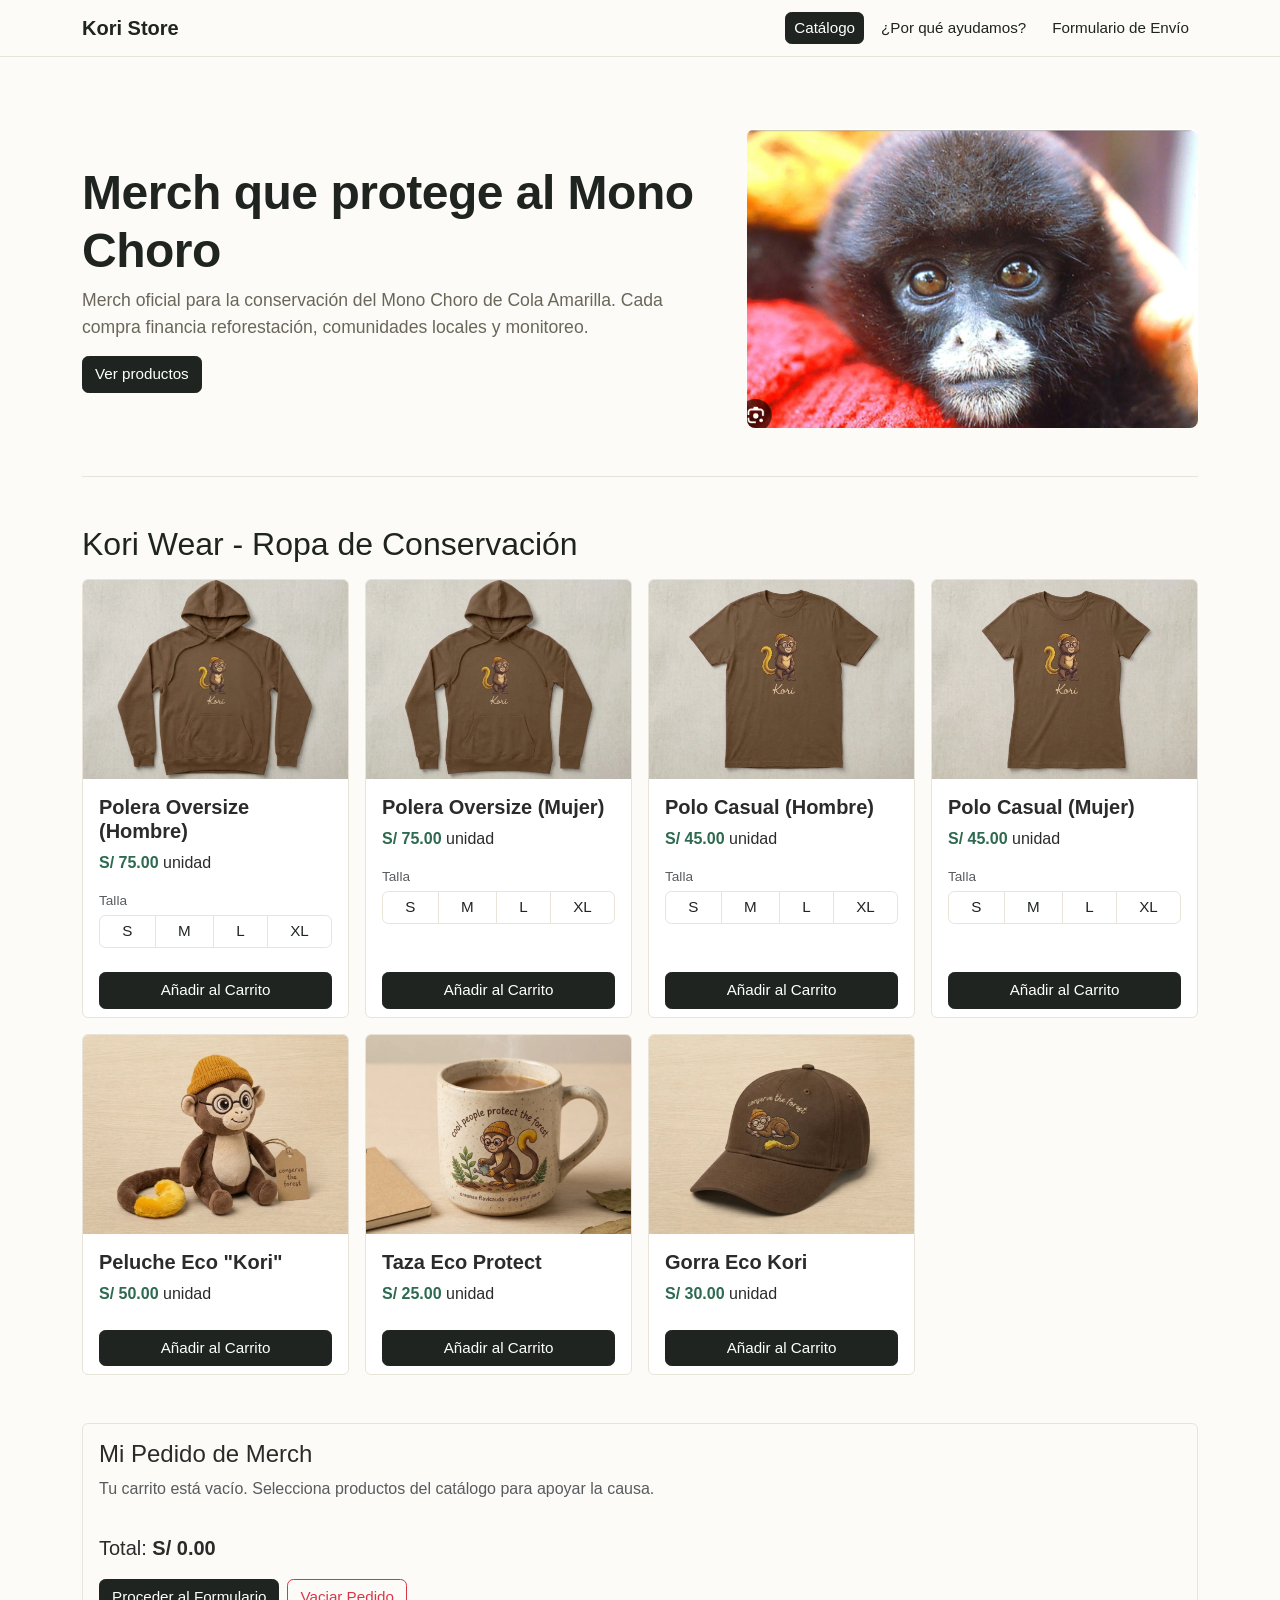
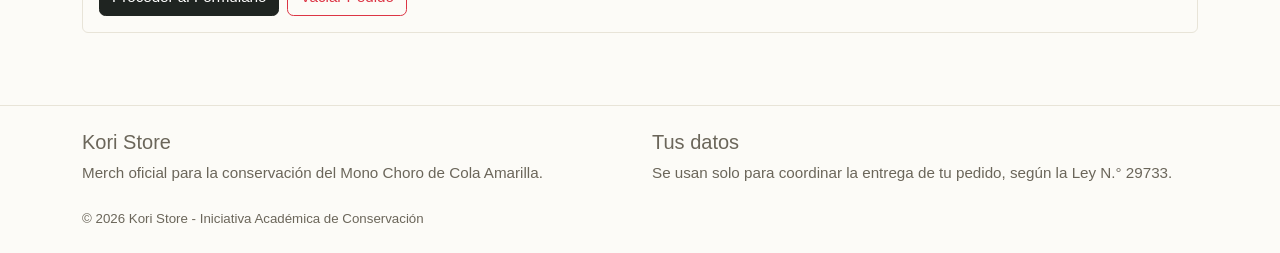
<file: index.html>
<!DOCTYPE html>
<html lang="es">
<head>
  <meta charset="UTF-8">
  <meta name="viewport" content="width=device-width, initial-scale=1">
  <title>Kori Store | Merch para proteger al Mono Choro</title>
  <!-- 1. Estilos de Bootstrap 5.3.8 -->
  <link rel="stylesheet"
    href="https://cdn.jsdelivr.net/npm/bootstrap@5.3.8/dist/css/bootstrap.min.css"
    integrity="sha384-sRIl4kxILFvY47J16cr9ZwB07vP4J8+LH7qKQnuqkuIAvNWLzeN8tE5YBujZqJLB"
    crossorigin="anonymous">
  <!-- 2. Estilos propios de la marca, siempre después -->
  <link rel="stylesheet" href="STYLE/marca.css">
  <!-- 3. JavaScript de Bootstrap y el propio -->
  <script
    src="https://cdn.jsdelivr.net/npm/bootstrap@5.3.8/dist/js/bootstrap.bundle.min.js"
    integrity="sha384-FKyoEForCGlyvwx9Hj09JcYn3nv7wiPVlz7YYwJrWVcXK/BmnVDxM+D2scQbITxI"
    crossorigin="anonymous" defer></script>
  <script src="JSS/pedidos.js" defer></script>
  <script src="JSS/vaciar.js" defer></script>
  <script src="JSS/imagenes.js" defer></script>
</head>
<body>

  <!-- Barra de navegación -->
  <nav class="navbar navbar-expand-md navbar-light border-bottom">
    <div class="container">
      <a class="navbar-brand fw-bold" href="index.html">Kori Store</a>
      <button class="navbar-toggler" type="button"
              data-bs-toggle="collapse" data-bs-target="#menu"
              aria-controls="menu" aria-expanded="false" aria-label="Abrir menú">
        <span class="navbar-toggler-icon"></span>
      </button>
      <div class="collapse navbar-collapse" id="menu">
        <ul class="navbar-nav ms-auto gap-2 py-2 py-md-0 align-items-md-center">
          <li class="nav-item"><a class="btn btn-marca btn-sm" aria-current="page" href="index.html">Catálogo</a></li>
          <li class="nav-item"><a class="btn btn-ghost btn-sm" href="impacto.html">¿Por qué ayudamos?</a></li>
          <li class="nav-item"><a class="btn btn-ghost btn-sm" href="pedidos.html">Formulario de Envío</a></li>
        </ul>
      </div>
    </div>
  </nav>

  <main class="container py-4">

    <!-- Portada -->
    <section class="py-4 py-md-5 mb-5 border-bottom hero">
      <div class="row align-items-center g-4">
        <div class="col-md-7">
          <h1 class="display-5 fw-semibold">Merch que protege al Mono Choro</h1>
          <p class="lead">Merch oficial para la conservación del Mono Choro de Cola Amarilla. Cada compra financia reforestación, comunidades locales y monitoreo.</p>
          <a class="btn btn-marca" href="#productos">Ver productos</a>
        </div>
        <div class="col-md-5">
          <img src="IMG/MONO2.png" class="img-fluid rounded-3"
               alt="Cría de mono choro de cola amarilla sostenida entre las manos de una persona">
        </div>
      </div>
    </section>

    <!-- Catálogo de Merch -->
    <section id="productos" class="mb-5" aria-labelledby="titulo-catalogo">
      <h2 id="titulo-catalogo" class="mb-3">Kori Wear - Ropa de Conservación</h2>
      <div class="catalogo row row-cols-1 row-cols-sm-2 row-cols-lg-4 g-3">

        <!-- Producto 1: Polera Hombre -->
        <div class="col">
          <article class="producto card h-100"
                   data-nombre="Polera Oversize Hombre Kori" data-precio="75.00">
            <img src="IMG/POLERA HOMBRE.png" class="card-img-top"
                 alt="Polera oversize para hombre con ilustración del mono choro">
            <div class="card-body">
              <h3 class="card-title h5">Polera Oversize (Hombre)</h3>
              <p class="card-text"><span class="precio">S/ 75.00</span> unidad</p>
              <fieldset class="tallas mt-3">
                <legend class="small text-body-secondary mb-1">Talla</legend>
                <div class="btn-group w-100" role="group" aria-label="Elige tu talla">
                  <input type="radio" class="btn-check" name="talla-polera-hombre" id="polera-hombre-S" value="S" autocomplete="off">
                  <label class="btn btn-talla btn-sm" for="polera-hombre-S">S</label>
                  <input type="radio" class="btn-check" name="talla-polera-hombre" id="polera-hombre-M" value="M" autocomplete="off">
                  <label class="btn btn-talla btn-sm" for="polera-hombre-M">M</label>
                  <input type="radio" class="btn-check" name="talla-polera-hombre" id="polera-hombre-L" value="L" autocomplete="off">
                  <label class="btn btn-talla btn-sm" for="polera-hombre-L">L</label>
                  <input type="radio" class="btn-check" name="talla-polera-hombre" id="polera-hombre-XL" value="XL" autocomplete="off">
                  <label class="btn btn-talla btn-sm" for="polera-hombre-XL">XL</label>
                </div>
                <span class="error-msg error-talla" aria-live="polite"></span>
              </fieldset>
            </div>
            <div class="card-footer bg-transparent border-0">
              <button type="button" class="btn btn-marca w-100 btn-anadir">Añadir al Carrito</button>
            </div>
          </article>
        </div>

        <!-- Producto 2: Polera Mujer -->
        <div class="col">
          <article class="producto card h-100"
                   data-nombre="Polera Oversize Mujer Kori" data-precio="75.00">
            <img src="IMG/POLERA MUJER.png" class="card-img-top"
                 alt="Polera oversize para mujer con ilustración del mono choro">
            <div class="card-body">
              <h3 class="card-title h5">Polera Oversize (Mujer)</h3>
              <p class="card-text"><span class="precio">S/ 75.00</span> unidad</p>
              <fieldset class="tallas mt-3">
                <legend class="small text-body-secondary mb-1">Talla</legend>
                <div class="btn-group w-100" role="group" aria-label="Elige tu talla">
                  <input type="radio" class="btn-check" name="talla-polera-mujer" id="polera-mujer-S" value="S" autocomplete="off">
                  <label class="btn btn-talla btn-sm" for="polera-mujer-S">S</label>
                  <input type="radio" class="btn-check" name="talla-polera-mujer" id="polera-mujer-M" value="M" autocomplete="off">
                  <label class="btn btn-talla btn-sm" for="polera-mujer-M">M</label>
                  <input type="radio" class="btn-check" name="talla-polera-mujer" id="polera-mujer-L" value="L" autocomplete="off">
                  <label class="btn btn-talla btn-sm" for="polera-mujer-L">L</label>
                  <input type="radio" class="btn-check" name="talla-polera-mujer" id="polera-mujer-XL" value="XL" autocomplete="off">
                  <label class="btn btn-talla btn-sm" for="polera-mujer-XL">XL</label>
                </div>
                <span class="error-msg error-talla" aria-live="polite"></span>
              </fieldset>
            </div>
            <div class="card-footer bg-transparent border-0">
              <button type="button" class="btn btn-marca w-100 btn-anadir">Añadir al Carrito</button>
            </div>
          </article>
        </div>

        <!-- Producto 3: Polo Hombre -->
        <div class="col">
          <article class="producto card h-100"
                   data-nombre="Polo Casual Hombre Kori" data-precio="45.00">
            <img src="IMG/POLO HOMBRE.png" class="card-img-top"
                 alt="Polo de algodón para hombre">
            <div class="card-body">
              <h3 class="card-title h5">Polo Casual (Hombre)</h3>
              <p class="card-text"><span class="precio">S/ 45.00</span> unidad</p>
              <fieldset class="tallas mt-3">
                <legend class="small text-body-secondary mb-1">Talla</legend>
                <div class="btn-group w-100" role="group" aria-label="Elige tu talla">
                  <input type="radio" class="btn-check" name="talla-polo-hombre" id="polo-hombre-S" value="S" autocomplete="off">
                  <label class="btn btn-talla btn-sm" for="polo-hombre-S">S</label>
                  <input type="radio" class="btn-check" name="talla-polo-hombre" id="polo-hombre-M" value="M" autocomplete="off">
                  <label class="btn btn-talla btn-sm" for="polo-hombre-M">M</label>
                  <input type="radio" class="btn-check" name="talla-polo-hombre" id="polo-hombre-L" value="L" autocomplete="off">
                  <label class="btn btn-talla btn-sm" for="polo-hombre-L">L</label>
                  <input type="radio" class="btn-check" name="talla-polo-hombre" id="polo-hombre-XL" value="XL" autocomplete="off">
                  <label class="btn btn-talla btn-sm" for="polo-hombre-XL">XL</label>
                </div>
                <span class="error-msg error-talla" aria-live="polite"></span>
              </fieldset>
            </div>
            <div class="card-footer bg-transparent border-0">
              <button type="button" class="btn btn-marca w-100 btn-anadir">Añadir al Carrito</button>
            </div>
          </article>
        </div>

        <!-- Producto 4: Polo Mujer -->
        <div class="col">
          <article class="producto card h-100"
                   data-nombre="Polo Casual Mujer Kori" data-precio="45.00">
            <img src="IMG/POLO MUJER.png" class="card-img-top"
                 alt="Polo de algodón para mujer">
            <div class="card-body">
              <h3 class="card-title h5">Polo Casual (Mujer)</h3>
              <p class="card-text"><span class="precio">S/ 45.00</span> unidad</p>
              <fieldset class="tallas mt-3">
                <legend class="small text-body-secondary mb-1">Talla</legend>
                <div class="btn-group w-100" role="group" aria-label="Elige tu talla">
                  <input type="radio" class="btn-check" name="talla-polo-mujer" id="polo-mujer-S" value="S" autocomplete="off">
                  <label class="btn btn-talla btn-sm" for="polo-mujer-S">S</label>
                  <input type="radio" class="btn-check" name="talla-polo-mujer" id="polo-mujer-M" value="M" autocomplete="off">
                  <label class="btn btn-talla btn-sm" for="polo-mujer-M">M</label>
                  <input type="radio" class="btn-check" name="talla-polo-mujer" id="polo-mujer-L" value="L" autocomplete="off">
                  <label class="btn btn-talla btn-sm" for="polo-mujer-L">L</label>
                  <input type="radio" class="btn-check" name="talla-polo-mujer" id="polo-mujer-XL" value="XL" autocomplete="off">
                  <label class="btn btn-talla btn-sm" for="polo-mujer-XL">XL</label>
                </div>
                <span class="error-msg error-talla" aria-live="polite"></span>
              </fieldset>
            </div>
            <div class="card-footer bg-transparent border-0">
              <button type="button" class="btn btn-marca w-100 btn-anadir">Añadir al Carrito</button>
            </div>
          </article>
        </div>

        <!-- Producto 5: Peluche Eco -->
        <div class="col">
          <article class="producto card h-100"
                   data-nombre="Peluche Eco Kori" data-precio="50.00">
            <img src="IMG/PELUCHE.png" class="card-img-top"
                 alt="Peluche artesanal del mono choro">
            <div class="card-body">
              <h3 class="card-title h5">Peluche Eco "Kori"</h3>
              <p class="card-text"><span class="precio">S/ 50.00</span> unidad</p>
            </div>
            <div class="card-footer bg-transparent border-0">
              <button type="button" class="btn btn-marca w-100 btn-anadir">Añadir al Carrito</button>
            </div>
          </article>
        </div>

        <!-- Producto 6: Taza Eco Protect -->
        <div class="col">
          <article class="producto card h-100"
                   data-nombre="Taza Eco Protect" data-precio="25.00">
            <img src="IMG/TAZA.png" class="card-img-top"
                 alt="Taza de cerámica ecológica con un mono regando una planta">
            <div class="card-body">
              <h3 class="card-title h5">Taza Eco Protect</h3>
              <p class="card-text"><span class="precio">S/ 25.00</span> unidad</p>
            </div>
            <div class="card-footer bg-transparent border-0">
              <button type="button" class="btn btn-marca w-100 btn-anadir">Añadir al Carrito</button>
            </div>
          </article>
        </div>

        <!-- Producto 7: Gorra Kori -->
        <div class="col">
          <article class="producto card h-100"
                   data-nombre="Gorra Kori" data-precio="30.00">
            <img src="IMG/GORRA.png" class="card-img-top"
                 alt="Gorra con diseño sostenible">
            <div class="card-body">
              <h3 class="card-title h5">Gorra Eco Kori</h3>
              <p class="card-text"><span class="precio">S/ 30.00</span> unidad</p>
            </div>
            <div class="card-footer bg-transparent border-0">
              <button type="button" class="btn btn-marca w-100 btn-anadir">Añadir al Carrito</button>
            </div>
          </article>
        </div>

      </div>
    </section>

    <!-- Carrito de Compras -->
    <section id="mi-pedido" class="card p-3" aria-labelledby="titulo-pedido">
      <h2 id="titulo-pedido" class="h4" tabindex="-1">Mi Pedido de Merch</h2>
      <p id="pedido-vacio" class="text-body-secondary">
        Tu carrito está vacío. Selecciona productos del catálogo para apoyar la causa.</p>
      <ul id="lista-pedido" class="list-unstyled mb-3"></ul>
      <p class="fs-5 total">Total: <strong id="total">S/ 0.00</strong></p>
      <div class="d-flex flex-wrap gap-2">
        <a href="pedidos.html" class="btn btn-marca">Proceder al Formulario</a>
        <button type="button" class="btn btn-outline-danger"
                data-bs-toggle="modal" data-bs-target="#modalVaciar">Vaciar Pedido</button>
      </div>
      <p id="aviso" class="visually-hidden" role="status"></p>
    </section>
  </main>

  <!-- Modal de confirmación para vaciar el pedido -->
  <div class="modal fade" id="modalVaciar" tabindex="-1"
       aria-labelledby="modalVaciarTitulo" aria-hidden="true">
    <div class="modal-dialog modal-dialog-centered">
      <div class="modal-content">
        <div class="modal-header">
          <h2 class="modal-title fs-5" id="modalVaciarTitulo">¿Vaciar tu pedido?</h2>
          <button type="button" class="btn-close" data-bs-dismiss="modal"
                  aria-label="Cerrar"></button>
        </div>
        <div class="modal-body">
          Se quitarán todos los productos. Esta acción no se puede deshacer.
        </div>
        <div class="modal-footer">
          <button type="button" class="btn btn-outline-secondary"
                  data-bs-dismiss="modal">Cancelar</button>
          <button type="button" class="btn btn-danger" id="confirmarVaciar"
                  data-bs-dismiss="modal">Sí, vaciar</button>
        </div>
      </div>
    </div>
  </div>

  <!-- Pie de página en tres columnas -->
  <footer class="border-top py-4 mt-5">
    <div class="container">
      <div class="row g-4">
        <div class="col-md-6">
          <h2 class="h5">Kori Store</h2>
          <p class="texto-suave mb-0">Merch oficial para la conservación del Mono Choro de Cola Amarilla.</p>
        </div>
        <div class="col-md-6">
          <h2 class="h5">Tus datos</h2>
          <p class="texto-suave mb-0">Se usan solo para coordinar la entrega de tu pedido, según la Ley N.° 29733.</p>
        </div>
      </div>
      <p class="texto-suave small mt-4 mb-0">&copy; 2026 Kori Store - Iniciativa Académica de Conservación</p>
    </div>
  </footer>

</body>
</html>
</file>
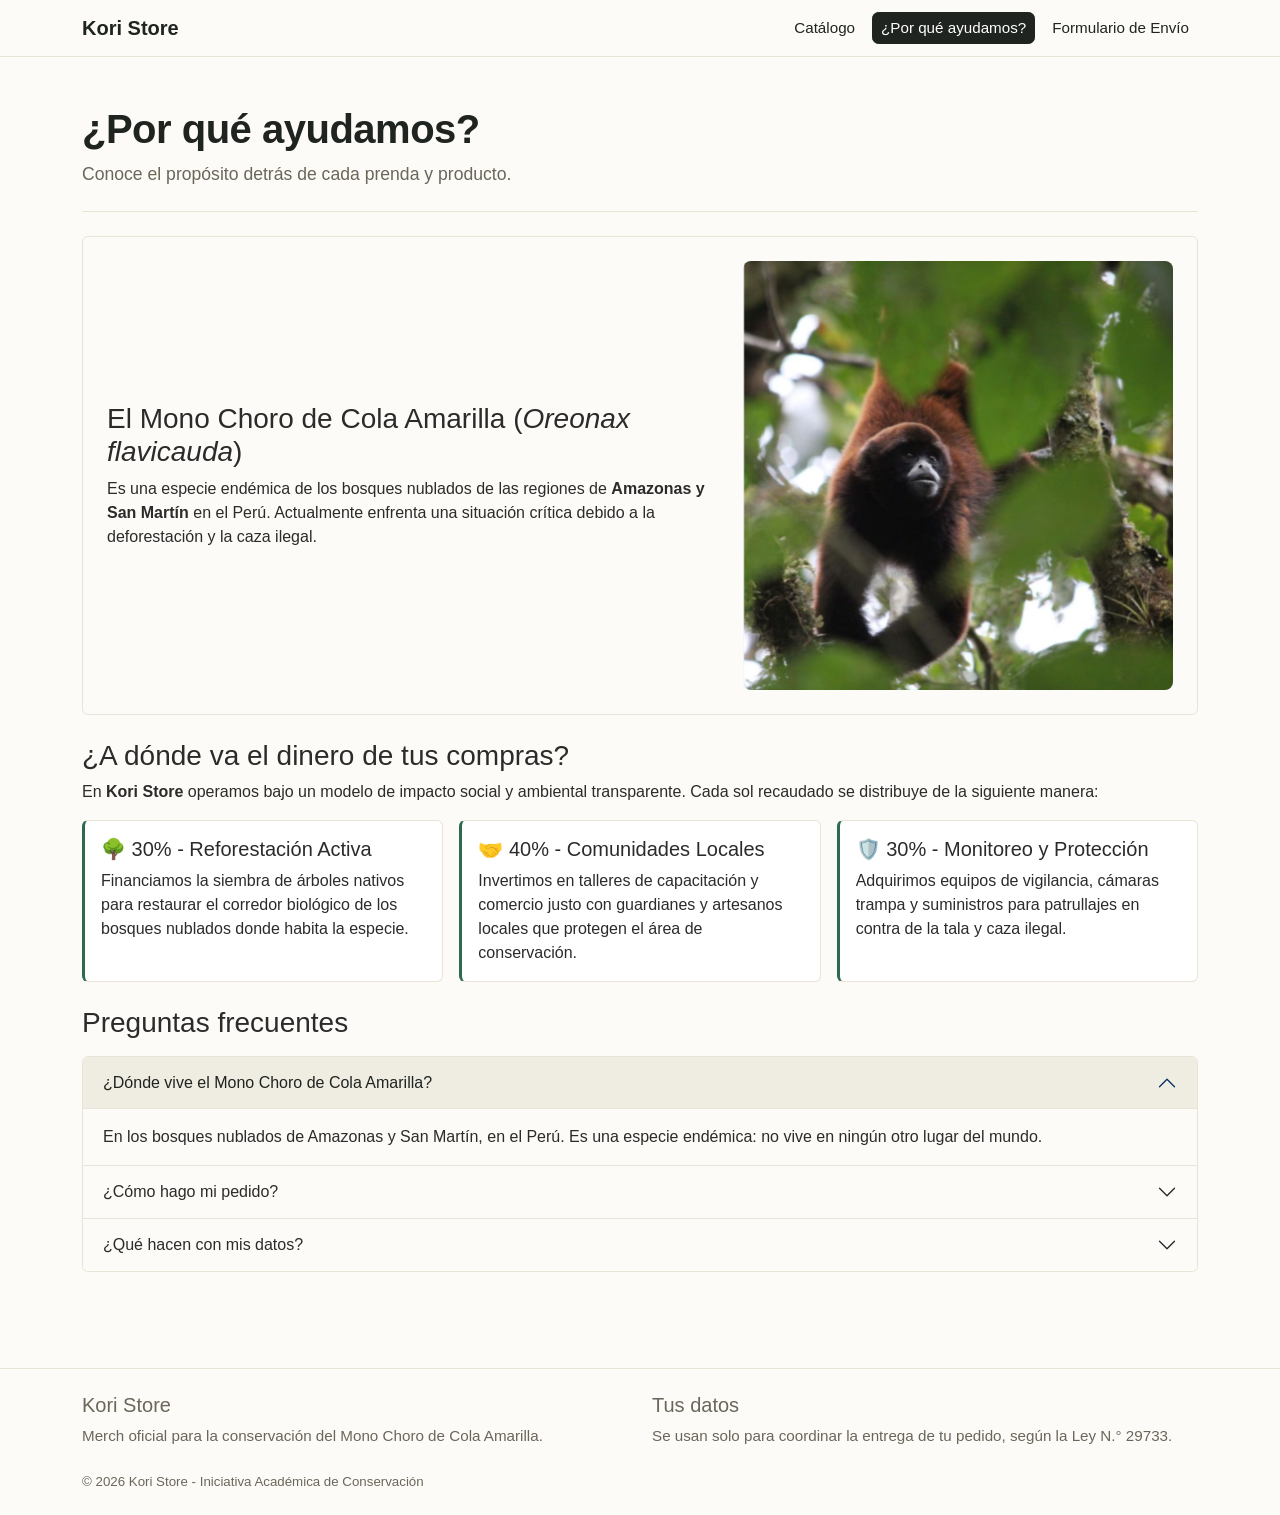
<file: impacto.html>
<!DOCTYPE html>
<html lang="es">
<head>
  <meta charset="UTF-8">
  <meta name="viewport" content="width=device-width, initial-scale=1">
  <title>Kori Store | ¿Por qué ayudamos?</title>
  <link rel="stylesheet"
    href="https://cdn.jsdelivr.net/npm/bootstrap@5.3.8/dist/css/bootstrap.min.css"
    integrity="sha384-sRIl4kxILFvY47J16cr9ZwB07vP4J8+LH7qKQnuqkuIAvNWLzeN8tE5YBujZqJLB"
    crossorigin="anonymous">
  <link rel="stylesheet" href="STYLE/marca.css">
  <script
    src="https://cdn.jsdelivr.net/npm/bootstrap@5.3.8/dist/js/bootstrap.bundle.min.js"
    integrity="sha384-FKyoEForCGlyvwx9Hj09JcYn3nv7wiPVlz7YYwJrWVcXK/BmnVDxM+D2scQbITxI"
    crossorigin="anonymous" defer></script>
</head>
<body>

  <!-- Barra de navegación -->
  <nav class="navbar navbar-expand-md navbar-light border-bottom">
    <div class="container">
      <a class="navbar-brand fw-bold" href="index.html">Kori Store</a>
      <button class="navbar-toggler" type="button"
              data-bs-toggle="collapse" data-bs-target="#menu"
              aria-controls="menu" aria-expanded="false" aria-label="Abrir menú">
        <span class="navbar-toggler-icon"></span>
      </button>
      <div class="collapse navbar-collapse" id="menu">
        <ul class="navbar-nav ms-auto gap-2 py-2 py-md-0 align-items-md-center">
          <li class="nav-item"><a class="btn btn-ghost btn-sm" href="index.html">Catálogo</a></li>
          <li class="nav-item"><a class="btn btn-marca btn-sm" aria-current="page" href="impacto.html">¿Por qué ayudamos?</a></li>
          <li class="nav-item"><a class="btn btn-ghost btn-sm" href="pedidos.html">Formulario de Envío</a></li>
        </ul>
      </div>
    </div>
  </nav>

  <main class="container py-4">

    <section class="py-4 mb-4 border-bottom hero">
      <h1 class="display-6 fw-semibold">¿Por qué ayudamos?</h1>
      <p class="lead mb-0">Conoce el propósito detrás de cada prenda y producto.</p>
    </section>

    <!-- Historia de la especie -->
    <section class="card p-4 mb-4" aria-labelledby="titulo-especie">
      <div class="row align-items-center g-4">
        <div class="col-md-7">
          <h2 id="titulo-especie" class="h3">El Mono Choro de Cola Amarilla (<em>Oreonax flavicauda</em>)</h2>
          <p class="mb-0">Es una especie endémica de los bosques nublados de las regiones de <strong>Amazonas y San Martín</strong> en el Perú. Actualmente enfrenta una situación crítica debido a la deforestación y la caza ilegal.</p>
        </div>
        <div class="col-md-5 text-center">
          <img src="IMG/MONO1.png" class="img-fluid rounded-3"
               alt="Infografía indicando que el mono choro está en peligro de extinción y su población se redujo a más del 80 por ciento">
        </div>
      </div>
    </section>

    <!-- Destino de los fondos -->
    <section class="mb-4" aria-labelledby="titulo-fondos">
      <h2 id="titulo-fondos" class="h3">¿A dónde va el dinero de tus compras?</h2>
      <p>En <strong>Kori Store</strong> operamos bajo un modelo de impacto social y ambiental transparente. Cada sol recaudado se distribuye de la siguiente manera:</p>
      <div class="row row-cols-1 row-cols-md-3 g-3">
        <div class="col">
          <div class="card tarjeta-fondo h-100">
            <div class="card-body">
              <h3 class="card-title h5">🌳 30% - Reforestación Activa</h3>
              <p class="card-text">Financiamos la siembra de árboles nativos para restaurar el corredor biológico de los bosques nublados donde habita la especie.</p>
            </div>
          </div>
        </div>
        <div class="col">
          <div class="card tarjeta-fondo h-100">
            <div class="card-body">
              <h3 class="card-title h5">🤝 40% - Comunidades Locales</h3>
              <p class="card-text">Invertimos en talleres de capacitación y comercio justo con guardianes y artesanos locales que protegen el área de conservación.</p>
            </div>
          </div>
        </div>
        <div class="col">
          <div class="card tarjeta-fondo h-100">
            <div class="card-body">
              <h3 class="card-title h5">🛡️ 30% - Monitoreo y Protección</h3>
              <p class="card-text">Adquirimos equipos de vigilancia, cámaras trampa y suministros para patrullajes en contra de la tala y caza ilegal.</p>
            </div>
          </div>
        </div>
      </div>
    </section>

    <!-- Preguntas frecuentes (acordeón) -->
    <section class="mb-4" aria-labelledby="titulo-faq">
      <h2 id="titulo-faq" class="h3 mb-3">Preguntas frecuentes</h2>
      <div class="accordion" id="faq">

        <div class="accordion-item">
          <h3 class="accordion-header">
            <button class="accordion-button" type="button" data-bs-toggle="collapse"
                    data-bs-target="#faq1" aria-expanded="true" aria-controls="faq1">
              ¿Dónde vive el Mono Choro de Cola Amarilla?
            </button>
          </h3>
          <div id="faq1" class="accordion-collapse collapse show" data-bs-parent="#faq">
            <div class="accordion-body">En los bosques nublados de Amazonas y San Martín, en el Perú. Es una especie endémica: no vive en ningún otro lugar del mundo.</div>
          </div>
        </div>

        <div class="accordion-item">
          <h3 class="accordion-header">
            <button class="accordion-button collapsed" type="button" data-bs-toggle="collapse"
                    data-bs-target="#faq2" aria-expanded="false" aria-controls="faq2">
              ¿Cómo hago mi pedido?
            </button>
          </h3>
          <div id="faq2" class="accordion-collapse collapse" data-bs-parent="#faq">
            <div class="accordion-body">Añade productos al carrito desde el <a href="index.html">catálogo</a>, pulsa «Proceder al Formulario» y completa tus datos de envío.</div>
          </div>
        </div>

        <div class="accordion-item">
          <h3 class="accordion-header">
            <button class="accordion-button collapsed" type="button" data-bs-toggle="collapse"
                    data-bs-target="#faq3" aria-expanded="false" aria-controls="faq3">
              ¿Qué hacen con mis datos?
            </button>
          </h3>
          <div id="faq3" class="accordion-collapse collapse" data-bs-parent="#faq">
            <div class="accordion-body">Se usan exclusivamente para la gestión y entrega de tu pedido, y se tratan de forma confidencial según la Ley N.° 29733.</div>
          </div>
        </div>

      </div>
    </section>
  </main>

  <!-- Pie de página en tres columnas -->
  <footer class="border-top py-4 mt-5">
    <div class="container">
      <div class="row g-4">
        <div class="col-md-6">
          <h2 class="h5">Kori Store</h2>
          <p class="texto-suave mb-0">Merch oficial para la conservación del Mono Choro de Cola Amarilla.</p>
        </div>
        <div class="col-md-6">
          <h2 class="h5">Tus datos</h2>
          <p class="texto-suave mb-0">Se usan solo para coordinar la entrega de tu pedido, según la Ley N.° 29733.</p>
        </div>
      </div>
      <p class="texto-suave small mt-4 mb-0">&copy; 2026 Kori Store - Iniciativa Académica de Conservación</p>
    </div>
  </footer>

</body>
</html>
</file>
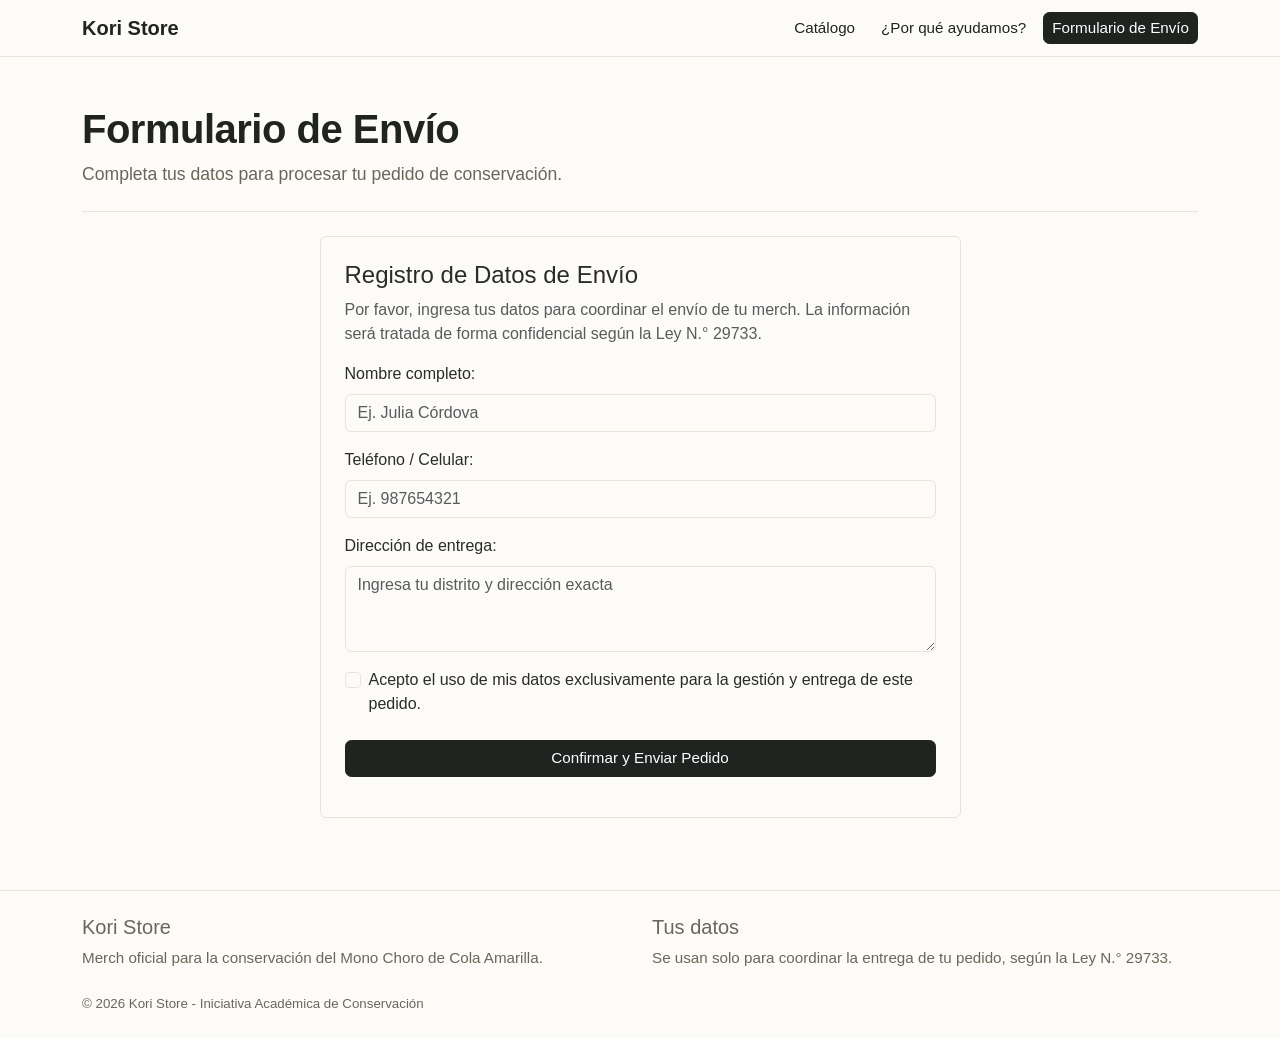
<file: pedidos.html>
<!DOCTYPE html>
<html lang="es">
<head>
  <meta charset="UTF-8">
  <meta name="viewport" content="width=device-width, initial-scale=1">
  <title>Kori Store | Formulario de Pedido</title>
  <link rel="stylesheet"
    href="https://cdn.jsdelivr.net/npm/bootstrap@5.3.8/dist/css/bootstrap.min.css"
    integrity="sha384-sRIl4kxILFvY47J16cr9ZwB07vP4J8+LH7qKQnuqkuIAvNWLzeN8tE5YBujZqJLB"
    crossorigin="anonymous">
  <link rel="stylesheet" href="STYLE/marca.css">
  <script
    src="https://cdn.jsdelivr.net/npm/bootstrap@5.3.8/dist/js/bootstrap.bundle.min.js"
    integrity="sha384-FKyoEForCGlyvwx9Hj09JcYn3nv7wiPVlz7YYwJrWVcXK/BmnVDxM+D2scQbITxI"
    crossorigin="anonymous" defer></script>
</head>
<body>

  <!-- Barra de navegación -->
  <nav class="navbar navbar-expand-md navbar-light border-bottom">
    <div class="container">
      <a class="navbar-brand fw-bold" href="index.html">Kori Store</a>
      <button class="navbar-toggler" type="button"
              data-bs-toggle="collapse" data-bs-target="#menu"
              aria-controls="menu" aria-expanded="false" aria-label="Abrir menú">
        <span class="navbar-toggler-icon"></span>
      </button>
      <div class="collapse navbar-collapse" id="menu">
        <ul class="navbar-nav ms-auto gap-2 py-2 py-md-0 align-items-md-center">
          <li class="nav-item"><a class="btn btn-ghost btn-sm" href="index.html">Catálogo</a></li>
          <li class="nav-item"><a class="btn btn-ghost btn-sm" href="impacto.html">¿Por qué ayudamos?</a></li>
          <li class="nav-item"><a class="btn btn-marca btn-sm" aria-current="page" href="pedidos.html">Formulario de Envío</a></li>
        </ul>
      </div>
    </div>
  </nav>

  <main class="container py-4">
    <section class="py-4 mb-4 border-bottom hero">
      <h1 class="display-6 fw-semibold">Formulario de Envío</h1>
      <p class="lead mb-0">Completa tus datos para procesar tu pedido de conservación.</p>
    </section>

    <div class="row justify-content-center">
      <div class="col-12 col-md-10 col-lg-7">
        <div class="card p-3 p-md-4">
          <h2 class="h4">Registro de Datos de Envío</h2>
          <p class="text-body-secondary">Por favor, ingresa tus datos para coordinar el envío de tu merch. La información será tratada de forma confidencial según la Ley N.° 29733.</p>

          <form id="form-pedido" novalidate>

            <div class="mb-3">
              <label for="nombre" class="form-label">Nombre completo:</label>
              <input type="text" class="form-control" id="nombre" name="nombre"
                     placeholder="Ej. Julia Córdova" required aria-describedby="error-nombre">
              <span id="error-nombre" class="error-msg" aria-live="polite"></span>
            </div>

            <div class="mb-3">
              <label for="telefono" class="form-label">Teléfono / Celular:</label>
              <input type="tel" class="form-control" id="telefono" name="telefono"
                     placeholder="Ej. 987654321" required aria-describedby="error-telefono">
              <span id="error-telefono" class="error-msg" aria-live="polite"></span>
            </div>

            <div class="mb-3">
              <label for="direccion" class="form-label">Dirección de entrega:</label>
              <textarea class="form-control" id="direccion" name="direccion" rows="3"
                        placeholder="Ingresa tu distrito y dirección exacta" required
                        aria-describedby="error-direccion"></textarea>
              <span id="error-direccion" class="error-msg" aria-live="polite"></span>
            </div>

            <div class="form-check mb-4">
              <input class="form-check-input" type="checkbox" id="consentimiento"
                     name="consentimiento" required>
              <label class="form-check-label" for="consentimiento">Acepto el uso de mis datos exclusivamente para la gestión y entrega de este pedido.</label>
            </div>

            <button type="submit" class="btn btn-marca w-100">Confirmar y Enviar Pedido</button>
            <p id="mensaje-respuesta" class="mt-3 mb-0" role="status" aria-live="polite"></p>
          </form>
        </div>
      </div>
    </div>
  </main>

  <!-- Pie de página en tres columnas -->
  <footer class="border-top py-4 mt-5">
    <div class="container">
      <div class="row g-4">
        <div class="col-md-6">
          <h2 class="h5">Kori Store</h2>
          <p class="texto-suave mb-0">Merch oficial para la conservación del Mono Choro de Cola Amarilla.</p>
        </div>
        <div class="col-md-6">
          <h2 class="h5">Tus datos</h2>
          <p class="texto-suave mb-0">Se usan solo para coordinar la entrega de tu pedido, según la Ley N.° 29733.</p>
        </div>
      </div>
      <p class="texto-suave small mt-4 mb-0">&copy; 2026 Kori Store - Iniciativa Académica de Conservación</p>
    </div>
  </footer>

</body>
</html>
</file>
<file: STYLE/marca.css>
/* ==========================================
   KORI STORE - marca.css  (versión minimalista)
   Se carga DESPUÉS de Bootstrap y solo cambia sus variables --bs-*.
   Una sola paleta: tinta oscura + verde de acento sobre crema.
   ========================================== */

/* ===== 1. Paleta ===== */
:root {
  --tinta: #1f2421;
  --verde: #2d6a4f;
  --muted: #6b665a;            /* 5.4:1 sobre crema */
  --linea: #e8e4d8;
  --hover: #efece1;
  --bs-body-bg: #fcfbf7;
  --bs-body-color: #2b2b2b;
  --bs-body-font-family: 'Segoe UI', Tahoma, Geneva, Verdana, sans-serif;
  --bs-border-color: var(--linea);
  --bs-link-color: var(--verde);
  --bs-link-hover-color: var(--tinta);
}

h1, h2, h3, h4, h5 { color: var(--tinta); }

/* ===== 2. Botones: planos, de bordes suaves ===== */
.btn {
  --bs-btn-border-radius: 0.4rem;
  --bs-btn-font-weight: 500;
  --bs-btn-font-size: 0.95rem;
  box-shadow: none;
}

/* Principal: tinta sólida, hover verde */
.btn-marca {
  --bs-btn-color: #ffffff;
  --bs-btn-bg: var(--tinta);
  --bs-btn-border-color: var(--tinta);
  --bs-btn-hover-color: #ffffff;
  --bs-btn-hover-bg: var(--verde);
  --bs-btn-hover-border-color: var(--verde);
  --bs-btn-active-color: #ffffff;
  --bs-btn-active-bg: var(--verde);
  --bs-btn-active-border-color: var(--verde);
  --bs-btn-focus-shadow-rgb: 31, 36, 33;
}

/* Secundario: texto sin borde, fondo suave al pasar el mouse */
.btn-ghost {
  --bs-btn-color: var(--tinta);
  --bs-btn-bg: transparent;
  --bs-btn-border-color: transparent;
  --bs-btn-hover-color: var(--tinta);
  --bs-btn-hover-bg: var(--hover);
  --bs-btn-hover-border-color: transparent;
  --bs-btn-active-color: var(--tinta);
  --bs-btn-active-bg: var(--linea);
  --bs-btn-active-border-color: transparent;
  --bs-btn-focus-shadow-rgb: 31, 36, 33;
}

/* ===== 3. Barra de navegación clara ===== */
.navbar {
  --bs-navbar-brand-color: var(--tinta);
  --bs-navbar-brand-hover-color: var(--verde);
  background-color: var(--bs-body-bg);
}

/* ===== 4. Portada ===== */
.hero h1 { letter-spacing: -0.5px; }
.hero .lead { color: var(--muted); font-size: 1.1rem; }

/* ===== 5. Catálogo ===== */
.producto {
  border: 1px solid var(--linea);
  background: #ffffff;
  transition: border-color 0.2s ease;
}

.producto:hover { border-color: #cfc9b6; }

/* Todas las fotos con la misma proporción: tarjetas iguales */
.producto .card-img-top,
.sin-foto {
  aspect-ratio: 4 / 3;
  width: 100%;
  object-fit: cover;
}

/* Marcador que imagenes.js pone cuando falta la foto de un producto */
.sin-foto {
  display: flex;
  align-items: center;
  justify-content: center;
  background: var(--hover);
  color: var(--muted);
  font-size: 0.9rem;
  border-radius: var(--bs-card-inner-border-radius) var(--bs-card-inner-border-radius) 0 0;
}

.producto .card-title { font-weight: 600; }

.precio {
  font-weight: 600;
  color: var(--verde);         /* 6.4:1 sobre blanco */
}

/* ===== 6. Carrito ===== */
#mi-pedido,
.card { border-color: var(--linea); }

#lista-pedido li {
  display: flex;
  justify-content: space-between;
  align-items: center;
  gap: 1rem;
  padding: 0.6rem 0;
  border-bottom: 1px solid var(--linea);
}

.btn-quitar {
  border: 0;
  background: none;
  color: var(--muted);
  text-decoration: underline;
  padding: 0.15rem 0.4rem;
  margin-left: 0.5rem;
}

.btn-quitar:hover { color: #b00020; }

/* ===== 7. Impacto, acordeón y formulario ===== */
.tarjeta-fondo {
  background: #ffffff;
  border-left: 3px solid var(--verde);
}

.accordion {
  --bs-accordion-border-color: var(--linea);
  --bs-accordion-active-bg: var(--hover);
  --bs-accordion-active-color: var(--tinta);
  --bs-accordion-btn-focus-box-shadow: 0 0 0 0.2rem rgba(31, 36, 33, 0.25);
}

.form-control:focus,
.form-check-input:focus {
  border-color: var(--tinta);
  box-shadow: 0 0 0 0.2rem rgba(31, 36, 33, 0.2);
}

.form-check-input:checked {
  background-color: var(--tinta);
  border-color: var(--tinta);
}

.error-msg {
  color: #b00020;              /* 6.8:1 sobre blanco */
  font-size: 0.875rem;
}

/* ===== 8. Pie de página ===== */
footer { background: transparent; color: var(--muted); font-size: 0.95rem; }
footer h2 { color: var(--tinta); font-weight: 600; }
.texto-suave { color: var(--muted); }

/* ===== 9. Selector de talla (poleras y polos) ===== */
.tallas { border: 0; padding: 0; margin-bottom: 0; }
.tallas legend { float: none; width: auto; font-size: 0.85rem; }

.btn-talla {
  --bs-btn-color: var(--tinta);
  --bs-btn-bg: #ffffff;
  --bs-btn-border-color: var(--linea);
  --bs-btn-hover-color: var(--tinta);
  --bs-btn-hover-bg: var(--hover);
  --bs-btn-hover-border-color: #cfc9b6;
  --bs-btn-focus-shadow-rgb: 31, 36, 33;
}

/* Talla elegida: tinta sólida */
.btn-check:checked + .btn-talla {
  --bs-btn-active-color: #ffffff;
  --bs-btn-active-bg: var(--tinta);
  --bs-btn-active-border-color: var(--tinta);
  color: #ffffff;
  background-color: var(--tinta);
  border-color: var(--tinta);
}
</file>
